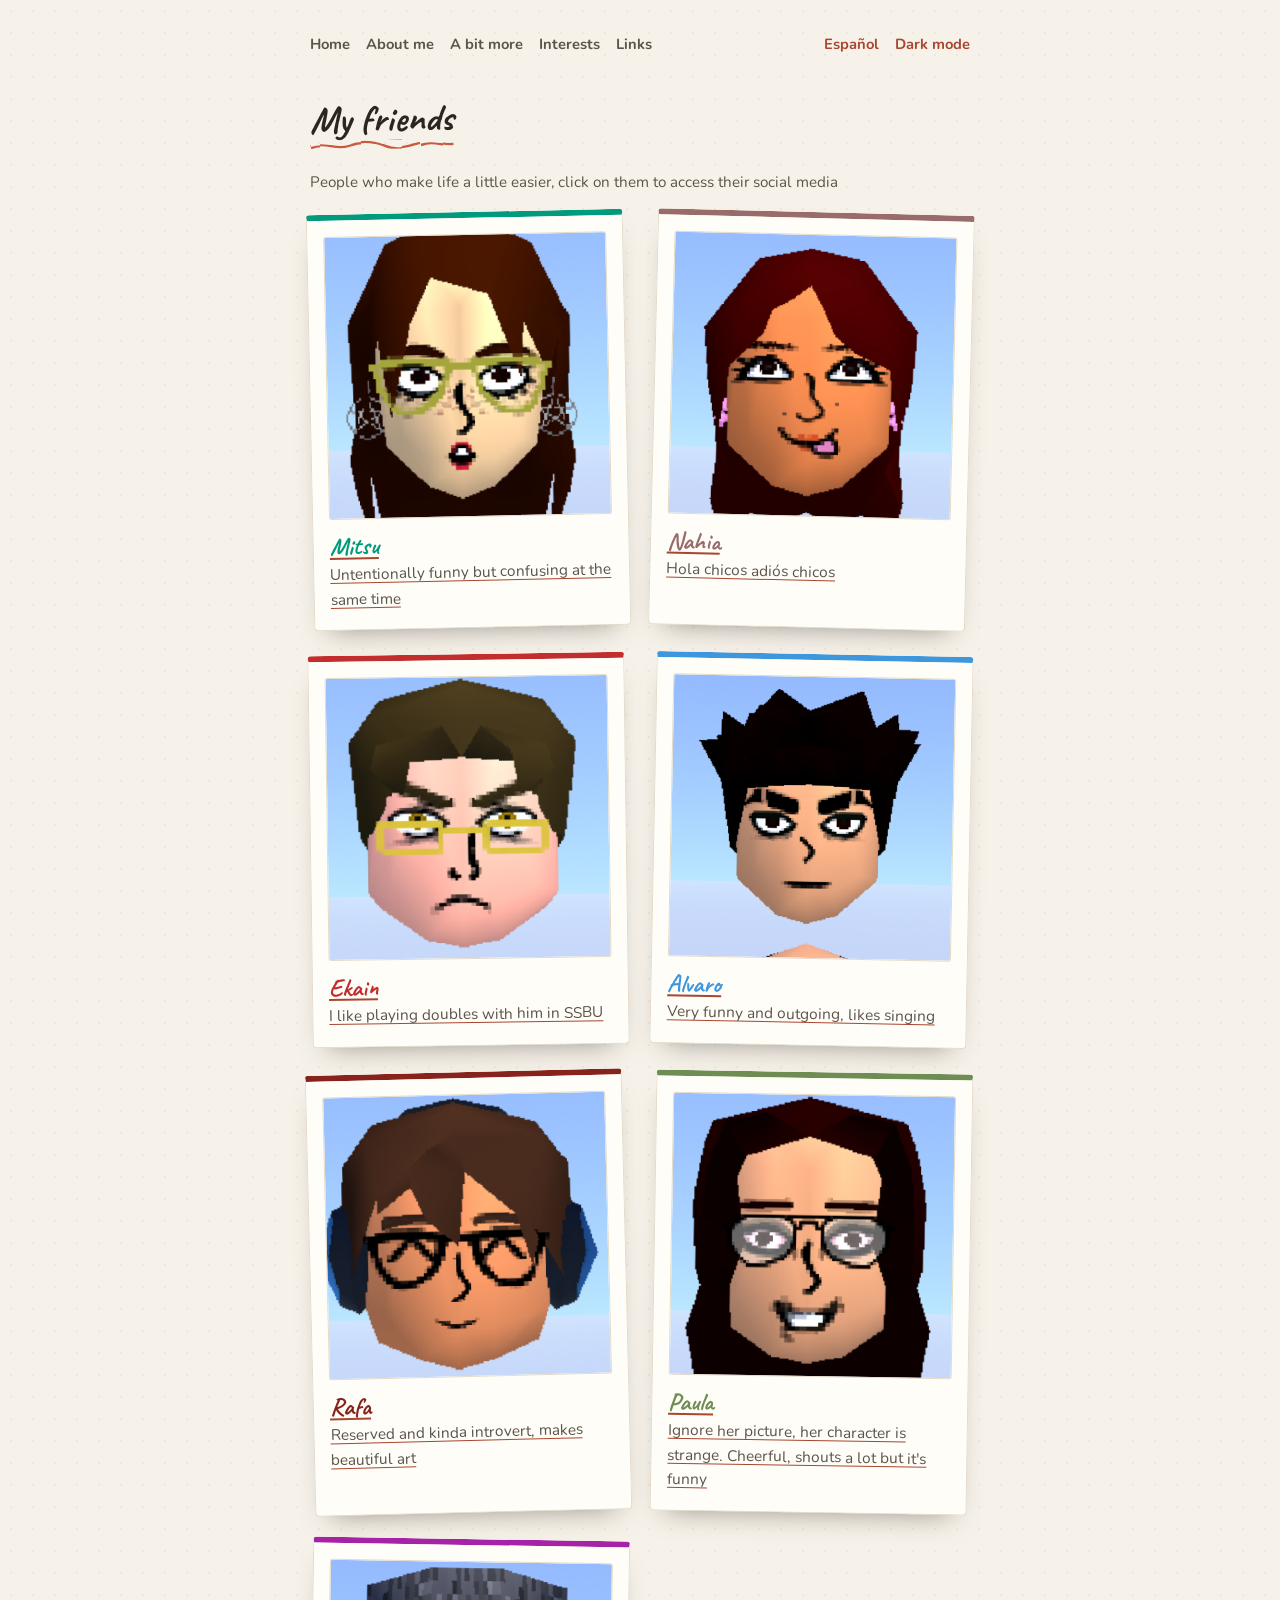
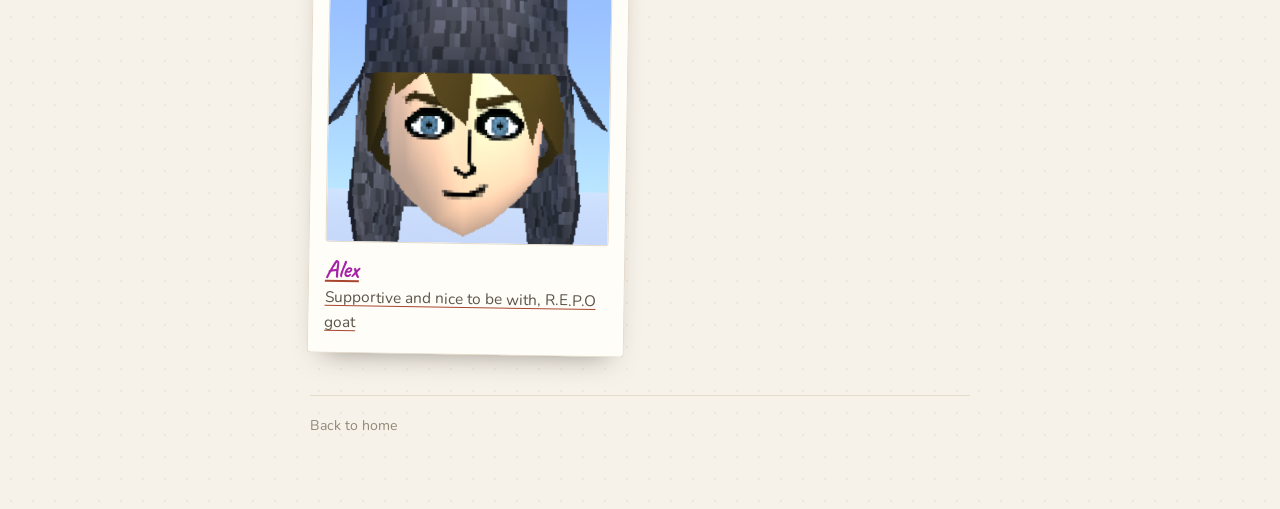
<file: amigos.html>
<!doctype html>
<html lang="en" data-title-en="IsaacPage" data-title-es="IsaacPage">
<head>
<meta charset="utf-8">
<meta name="viewport" content="width=device-width, initial-scale=1">
<title>My friends</title>
<link rel="preconnect" href="https://fonts.googleapis.com">
<link rel="preconnect" href="https://fonts.gstatic.com" crossorigin>
<link href="https://fonts.googleapis.com/css2?family=Caveat:wght@600;700&family=Fraunces:opsz,wght@9..144,500;9..144,600&family=Nunito:wght@400;600;700;800&display=swap" rel="stylesheet">
<link rel="stylesheet" href="styles.css">
<script>
  /* aplica tema e idioma guardados antes de pintar, para que no parpadee */
  try {
    if (localStorage.getItem('isaacTheme') === 'dark') document.documentElement.classList.add('dark');
    if (localStorage.getItem('isaacLang') === 'es') document.documentElement.setAttribute('lang', 'es');
  } catch (e) {}
</script>
</head>
<body id="top">
<div class="page">

  <header class="topbar">
    <nav class="nav" aria-label="Navigation">
      <a href="index.html" data-en="Home" data-es="Atrás">Home</a>
      <a href="index.html#about" data-en="About me" data-es="Sobre mí">About me</a>
      <a href="sobre-mi.html" data-en="A bit more" data-es="Un poquito más">A bit more</a>
      <a href="index.html#interests" data-en="Interests" data-es="Intereses">Interests</a>
      <a href="index.html#links" data-en="Links" data-es="Enlaces">Links</a>
    </nav>
    <div class="controls">
      <button class="lang" id="langToggle" type="button">Español</button>
      <button class="theme" id="themeToggle" type="button" aria-pressed="false">Dark mode</button>
    </div>
  </header>

  <main class="flow">
    <section>
      <h2 class="hand-title" data-en="My friends" data-es="Mis amigos">My friends</h2>
      <p class="note" data-en="People who make life a little easier, click on them to access their social media" data-es="Gente que merece la pena, hazle click para acceder a sus redes sociales">People who made life a little easier, click on them to access their social media</p>

      <div class="friends">

        <a class="friend" href="https://www.tiktok.com/@koquig07?_r=1&_t=ZN-9AhFF6wsPPr" style="--c:#009B7D; --rot:-1.2deg">
          <img src="img/mit.png" alt="Friend photo">
          <h3 data-en="Mitsu" data-es="Mitsu">Mirsu</h3>
          <p data-en="Untentionally funny but confusing at the same time" data-es="Graciosa inintencionadamente pero también misteriosa">oka</p>
        </a>

        <a class="friend" href="https://www.tiktok.com/@nayi.supermandarina?_r=1&_t=ZG-9AdeuB9KPbs" style="--c:#9A6B6B; --rot:1.4deg">
          <img src="img/nah.png" alt="Friend photo">
          <h3 data-en="Nahia" data-es="Nahia">Name</h3>
          <p data-en="Hola chicos adiós chicos" data-es="Hola chicos adiós chicos"></p>
        </a>

        <a class="friend" href="https://artfight.net/~AKAAIIINN" style="--c:#C22E2E; --rot:-0.8deg">
          <img src="img/eka.png" alt="Friend photo">
          <h3 data-en="Ekain" data-es="Ekain">AKAAAIN</h3>
          <p data-en="I like playing doubles with him in SSBU" data-es="Me gusta jugar 2vs2 en SSBU con él"></p>
        </a>

        <a class="friend" href="https://arvarico.straw.page/" style="--c:#3E97DC; --rot:1.1deg">
          <img src="img/alv.png" alt="Friend photo">
          <h3 data-en="Alvaro" data-es="Álvaro">Alvaro</h3>
          <p data-en="Very funny and outgoing, likes singing" data-es="Gracioso y extrovertido, le gusta cantar">.</p>
        </a>

        <a class="friend" href="https://artfight.net/~RaF4" style="--c:#88221D; --rot:-1.4deg">
          <img src="img/raf.png" alt="Friend photo">
          <h3 data-en="Rafa" data-es="Rafa">Rafael</h3>
          <p data-en="Reserved and kinda introvert, makes beautiful art" data-es="Reservado y un poco introvertido, hace arte muy bonito"></p>
        </a>

        <a class="friend" href="https://www.tiktok.com/@noctyfruitt_?_r=1&_t=ZG-9AMma0HYd6H" style="--c:#6D8D53; --rot:0.9deg">
          <img src="img/pau.png" alt="Friend photo">
          <h3 data-en="Paula" data-es="Paula">Paula</h3>
          <p data-en="Ignore her picture, her character is strange. Cheerful, shouts a lot but it's funny" data-es="Ignora su foto, su personaje es un poco raro. Risueña, grita a menudo pero es gracioso"></p>
        </a>

        <a class="friend" href="https://artfight.net/~DUUUUuuuuuust" style="--c:#A622A6; --rot:0.9deg">
          <img src="img/ale.png" alt="Friend photo">
          <h3 data-en="Alex" data-es="Álex">Alex</h3>
          <p data-en="Supportive and nice to be with, R.E.P.O goat" data-es="Comprensivo y se está bien con él, es el goat del R.E.P.O"></p>
        </a>

      </div>
    </section>
  </main>

  <footer class="footer">
    <a href="index.html" data-en="Back to home" data-es="Volver al inicio">Back to home</a>
  </footer>

</div>

<div class="toast" id="toast" role="status" aria-live="polite"></div>

<script src="script.js"></script>
</body>
</html>
</file>
<file: styles.css>
/*
Como centrar un div buscar (momazo
*/

:root {
  --paper:  #f7f2e9;
  --paper-2:#fffdf8;
  --ink:    #2b2620;
  --ink-2:  #5b544a;
  --muted:  #918878;
  --line:   #e4dbcb;
  --accent: #c85a3f;
  --accent-ink: #a8462f;
  --mark:   #ffe08a;

  --serif: "Fraunces", Georgia, "Times New Roman", serif;
  --hand:  "Caveat", "Comic Sans MS", cursive;
  --sans:  "Nunito", ui-sans-serif, system-ui, -apple-system, "Segoe UI", sans-serif;

  /* subrayado ondulado dibujado a mano bajo los títulos */
  --squiggle: url("data:image/svg+xml,%3Csvg xmlns='http://www.w3.org/2000/svg' width='120' height='9' viewBox='0 0 120 9'%3E%3Cpath d='M1 6c14-6 26 4 40-1s26-5 40 1 24 1 38-2' fill='none' stroke='%23c85a3f' stroke-width='2.4' stroke-linecap='round'/%3E%3C/svg%3E");
}

html.dark {
  --paper:  #1a1712;
  --paper-2:#241f19;
  --ink:    #f1eae0;
  --ink-2:  #c4bbac;
  --muted:  #8f8676;
  --line:   #342e25;
  --accent: #e58461;
  --accent-ink: #f0a184;
  --mark:   #6b5a2e;
  --squiggle: url("data:image/svg+xml,%3Csvg xmlns='http://www.w3.org/2000/svg' width='120' height='9' viewBox='0 0 120 9'%3E%3Cpath d='M1 6c14-6 26 4 40-1s26-5 40 1 24 1 38-2' fill='none' stroke='%23e58461' stroke-width='2.4' stroke-linecap='round'/%3E%3C/svg%3E");
}

* { box-sizing: border-box; }
html { scroll-behavior: smooth; }
body {
  margin: 0;
  overflow-x: hidden;
  color: var(--ink);
  background-color: var(--paper);
  background-image: radial-gradient(rgba(43, 38, 32, .05) 1px, transparent 1px);
  background-size: 22px 22px;
  font: 16px/1.75 var(--sans);
  -webkit-font-smoothing: antialiased;
}
img { display: block; }
a { color: var(--accent-ink); text-underline-offset: .18em; }
button, input, textarea { font: inherit; color: inherit; }
button { cursor: pointer; background: none; border: 0; padding: 0; }
mark { background: var(--mark); color: inherit; padding: 0 3px; border-radius: 2px; }
::selection { background: var(--accent); color: #fff; }


.page { position: relative; width: calc(100% - 30px); margin: 0 auto; padding: 6px 0 70px; }
.topbar, .hero, .flow, .footer { max-width: 660px; margin-inline: auto; }
section { scroll-margin-top: 24px; }

.topbar { display: flex; align-items: baseline; gap: 18px; flex-wrap: wrap; padding: 26px 0 10px; }
.nav { display: flex; gap: 12px; flex-wrap: wrap; }
.nav a { font-size: .92rem; font-weight: 700; color: var(--ink-2); text-decoration: none; }
.nav a:hover { color: var(--accent-ink); text-decoration: underline; }
.controls { margin-left: auto; display: flex; align-items: baseline; gap: 16px; }
.theme, .lang { font-size: .92rem; font-weight: 700; color: var(--accent-ink); }
.theme:hover, .lang:hover { text-decoration: underline; }

.hero { display: flow-root; padding: 26px 0 34px; }
h1 { margin: 6px 0 16px; font: 600 clamp(2.1rem, 6vw, 3.3rem)/1.08 var(--serif); letter-spacing: -.02em; }
h1 em { font-style: italic; color: var(--accent); }
.lede { margin: 0 0 20px; max-width: 54ch; color: var(--ink-2); font-size: 1.06rem; }
.hero-actions { display: flex; flex-wrap: wrap; gap: 22px; margin: 0; font-weight: 800; font-size: .95rem; }
.hero-actions a { text-decoration: none; border-bottom: 2px solid var(--line); padding-bottom: 3px; }
.hero-actions a:hover { border-color: var(--accent); }

.photo {
  position: relative; margin: 0; padding: 9px 9px 11px; width: var(--w, 100%); max-width: 320px;
  background: var(--paper-2); border-radius: 3px;
  box-shadow: 0 14px 28px -14px rgba(43, 38, 32, .55), 0 2px 8px -4px rgba(43, 38, 32, .25);
  transform: rotate(var(--rot, -2deg));
  transition: transform .35s cubic-bezier(.2, .7, .3, 1), box-shadow .35s;
  z-index: 1;
}
.photo:hover { transform: rotate(0deg) scale(1.02); box-shadow: 0 20px 40px -16px rgba(43, 38, 32, .6); }
.photo img { width: 100%; border-radius: 2px; }
.photo figcaption { margin-top: 7px; text-align: center; font: 600 1.08rem/1.2 var(--hand); color: var(--muted); }
.photo::after {
  content: ""; position: absolute; top: -13px; left: 50%; width: 76px; height: 25px;
  transform: translateX(-50%) rotate(-3deg);
  background: rgba(255, 226, 150, .55); border: 1px solid rgba(43, 38, 32, .07);
  box-shadow: 0 1px 2px rgba(43, 38, 32, .1);
}

.f-r { float: none; margin: 22px auto; }
.f-l { float: none; margin: 22px auto; }

.interests-row { display: flex; flex-direction: column; align-items: stretch; gap: 22px; }
.interests-row .photo { flex: 0 0 auto; margin: 0 auto; }
.interests-row .text { flex: 1 1 0; min-width: 0; }

.flow > section { display: flow-root; margin: 0 0 30px; padding-top: 30px; }
.hand-title {
  display: inline-block; margin: 0 0 20px; padding-bottom: 9px;
  font: 700 clamp(1.9rem, 4.4vw, 2.4rem)/1.1 var(--hand); color: var(--ink);
  transform: rotate(-1.4deg);
  background: var(--squiggle) repeat-x left bottom / 110px 9px;
}
.flow p { margin: 0 0 1.05em; color: var(--ink-2); }
.flow p:last-child { margin-bottom: 0; }
.quote {
  margin: 20px 0 0 !important; padding-left: 16px; border-left: 3px solid var(--accent);
  font: italic 1.25rem/1.5 var(--serif); color: var(--ink) !important;
}

.loose { list-style: none; margin: 0; padding: 0; }
.loose li { padding: 9px 0 9px 22px; position: relative; border-bottom: 1px dashed var(--line); }
.loose li:last-child { border-bottom: 0; }
.loose li::before {
  content: ""; position: absolute; left: 0; top: 1.2em;
  width: 10px; height: 2px; border-radius: 2px; background: var(--accent);
}
.loose b { font-weight: 800; }
.loose b::after { content: " — "; color: var(--muted); font-weight: 400; }
.loose span { color: var(--ink-2); }

/* reproductor de spotify */
.embed iframe {
  display: block; width: 100%; height: 152px;
  border: 0; border-radius: 14px;
  box-shadow: 0 16px 28px -20px rgba(43, 38, 32, .9);
}

.links { list-style: none; margin: 0; padding: 0; }
.links a {
  display: block; padding: 12px 0; border-bottom: 1px dashed var(--line);
  color: var(--ink); font-weight: 800; text-decoration: none;
}
.links li:last-child a { border-bottom: 0; }
.links a:hover { color: var(--accent-ink); }

.note { margin: 0 0 20px; color: var(--muted); font-size: .95rem; }

.rows { display: grid; gap: 38px; margin-top: 8px; }
.row { display: flex; flex-direction: column; align-items: stretch; gap: 20px; }
.row .photo { --w: 100%; max-width: 340px; flex: 0 0 auto; margin-inline: auto; }
.row .text { flex: 1 1 0; min-width: 0; }
.row.flip { flex-direction: column; }
.row.pets .photo { --w: 100%; max-width: 200px; }
.row.pets .text { order: 3; }

/* tarjeta centrada para enlaces que no dejan embeberse (straw.page) */
.straw { display: flex; justify-content: center; margin-top: 30px; }
.straw-card {
  display: grid; gap: 6px; justify-items: center; text-align: center;
  width: min(330px, 100%); padding: 34px 26px 30px;
  background: var(--paper-2); border: 1px solid var(--line); border-radius: 3px;
  box-shadow: 0 18px 34px -24px rgba(43, 38, 32, .9);
  color: var(--ink); text-decoration: none;
  transform: rotate(-1.3deg);
  transition: transform .15s, box-shadow .15s;
}
.straw-card:hover { transform: rotate(0deg) translateY(-3px); box-shadow: 0 24px 42px -22px rgba(43, 38, 32, .95); }
.straw-name { font: 600 1.5rem/1.2 var(--serif); }
.straw-url { font-weight: 800; color: var(--accent-ink); }
.straw-note { font: 600 1.1rem/1.2 var(--hand); color: var(--muted); }

.row-title { margin: 0 0 10px; font: 700 1.75rem/1.15 var(--hand); color: var(--ink); }
.row-text { margin: 0; color: var(--ink-2); }

.friends { display: grid; grid-template-columns: 1fr; gap: 26px; margin-top: 6px; }
.friend {
  position: relative; padding: 16px 16px 18px; background: var(--paper-2);
  border: 1px solid var(--line); border-top: 6px solid var(--c, var(--accent));
  border-radius: 4px; box-shadow: 0 14px 28px -16px rgba(43, 38, 32, .5);
  transform: rotate(var(--rot, -1deg));
  transition: transform .3s cubic-bezier(.2, .7, .3, 1), box-shadow .3s;
}
.friend:hover { transform: rotate(0deg) translateY(-4px); box-shadow: 0 20px 36px -16px rgba(43, 38, 32, .6); }
.friend img { width: 100%; aspect-ratio: 1 / 1; object-fit: cover; border-radius: 3px; border: 1px solid var(--line); }
.friend h3 { margin: 13px 0 3px; font: 700 1.55rem/1.1 var(--hand); color: var(--c, var(--accent)); }
.friend p { margin: 0 0 13px; color: var(--ink-2); font-size: .96rem; line-height: 1.6; }
.friend .social {
  display: inline-block; font-weight: 800; text-decoration: none;
  color: var(--c, var(--accent)); border-bottom: 2px solid var(--c, var(--accent));
  padding-bottom: 2px;
}
.friend .social:hover { filter: brightness(.85); }

.doodle { position: absolute; z-index: 0; pointer-events: none; user-select: none; display: none; }
#interests { position: relative; }
.doodle-note { right: -150px; top: 26px; width: 142px; transform: rotate(-5deg); font: 600 1.12rem/1.35 var(--hand); color: var(--accent-ink); }

.footer {
  display: flex; align-items: center; justify-content: flex-start; gap: 12px 22px; flex-wrap: wrap;
  margin-top: 40px; padding-top: 18px; border-top: 1px solid var(--line);
  color: var(--muted); font-size: .88rem;
}
.footer a { color: var(--muted); text-decoration: none; }
.footer a:hover { color: var(--accent-ink); text-decoration: underline; }

/* aviso flotante */
.toast {
  position: fixed; left: 50%; bottom: 24px; z-index: 20;
  transform: translate(-50%, 12px); opacity: 0; pointer-events: none;
  padding: 10px 18px; border-radius: 999px; background: var(--ink); color: var(--paper);
  font-size: .88rem; font-weight: 700; transition: opacity .18s, transform .18s;
}
.toast.show { opacity: 1; transform: translate(-50%, 0); }

/* ==========================================================================
   MEDIA QUERIES — min-width (mobile-first)
   ========================================================================== */

/* ≥561px: tablet pequeña / móvil grande */
@media (min-width: 561px) {
  .page { width: min(980px, calc(100% - 40px)); }
  .nav { gap: 16px; }
  .footer { justify-content: space-between; }
}

/* ≥781px: tablet / escritorio — activar floats, filas horizontales, grid multi-col */
@media (min-width: 781px) {
  .f-r { float: right; margin: 6px -16px 26px 34px; }
  .f-l { float: left;  margin: 6px 34px 26px -16px; }
  .photo { --w: 240px; max-width: none; }

  .row, .row.flip { flex-direction: row; align-items: center; gap: 30px; }
  .row.flip { flex-direction: row-reverse; }
  .row .photo { --w: 232px; max-width: none; margin: 0; }
  .row.pets .photo { --w: 170px; }
  .row.pets .text { order: 0; }

  .interests-row { flex-direction: row; align-items: flex-start; gap: 46px; }
  .interests-row .photo { margin: 6px 0 0 -16px; }

  .friends { grid-template-columns: repeat(auto-fit, minmax(220px, 1fr)); }
}
@media (min-width: 1041px) {
  .f-r { margin-right: -66px; }
  .f-l { margin-left: -66px; }
  .interests-row .photo { margin-left: -66px; }
}
@media (min-width: 1181px) {
  .doodle { display: block; }
}

@media (prefers-reduced-motion: reduce) {
  * { transition: none !important; animation: none !important; }
  html { scroll-behavior: auto; }
}
</file>
